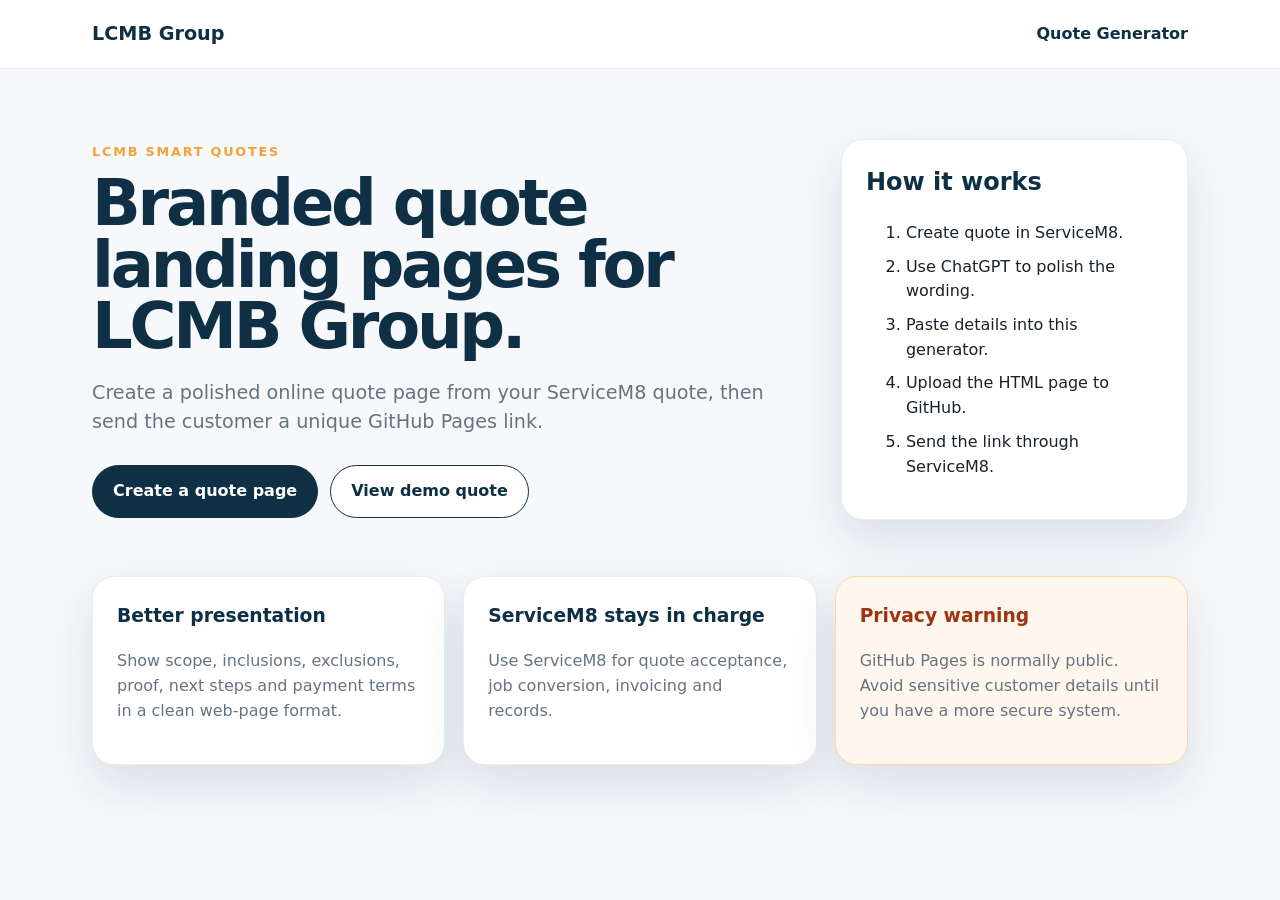
<file: index.html>
<!doctype html>
<html lang="en-AU">
<head>
  <meta charset="utf-8">
  <meta name="viewport" content="width=device-width, initial-scale=1">
  <meta name="robots" content="noindex,nofollow">
  <title>LCMB Group Quote Centre</title>
  <link rel="stylesheet" href="assets/site.css">
</head>
<body>
  <header class="topbar">
    <div class="wrap nav">
      <a class="brand" href="index.html">LCMB Group</a>
      <a class="navlink" href="quote-generator.html">Quote Generator</a>
    </div>
  </header>

  <main>
    <section class="hero wrap">
      <div>
        <p class="eyebrow">LCMB Smart Quotes</p>
        <h1>Branded quote landing pages for LCMB Group.</h1>
        <p class="lead">Create a polished online quote page from your ServiceM8 quote, then send the customer a unique GitHub Pages link.</p>
        <div class="actions">
          <a class="button" href="quote-generator.html">Create a quote page</a>
          <a class="button ghost" href="quotes/example-quote.html">View demo quote</a>
        </div>
      </div>
      <aside class="card callout">
        <h2>How it works</h2>
        <ol>
          <li>Create quote in ServiceM8.</li>
          <li>Use ChatGPT to polish the wording.</li>
          <li>Paste details into this generator.</li>
          <li>Upload the HTML page to GitHub.</li>
          <li>Send the link through ServiceM8.</li>
        </ol>
      </aside>
    </section>

    <section class="wrap grid three">
      <article class="card">
        <h3>Better presentation</h3>
        <p>Show scope, inclusions, exclusions, proof, next steps and payment terms in a clean web-page format.</p>
      </article>
      <article class="card">
        <h3>ServiceM8 stays in charge</h3>
        <p>Use ServiceM8 for quote acceptance, job conversion, invoicing and records.</p>
      </article>
      <article class="card warning">
        <h3>Privacy warning</h3>
        <p>GitHub Pages is normally public. Avoid sensitive customer details until you have a more secure system.</p>
      </article>
    </section>
  </main>
</body>
</html>
</file>
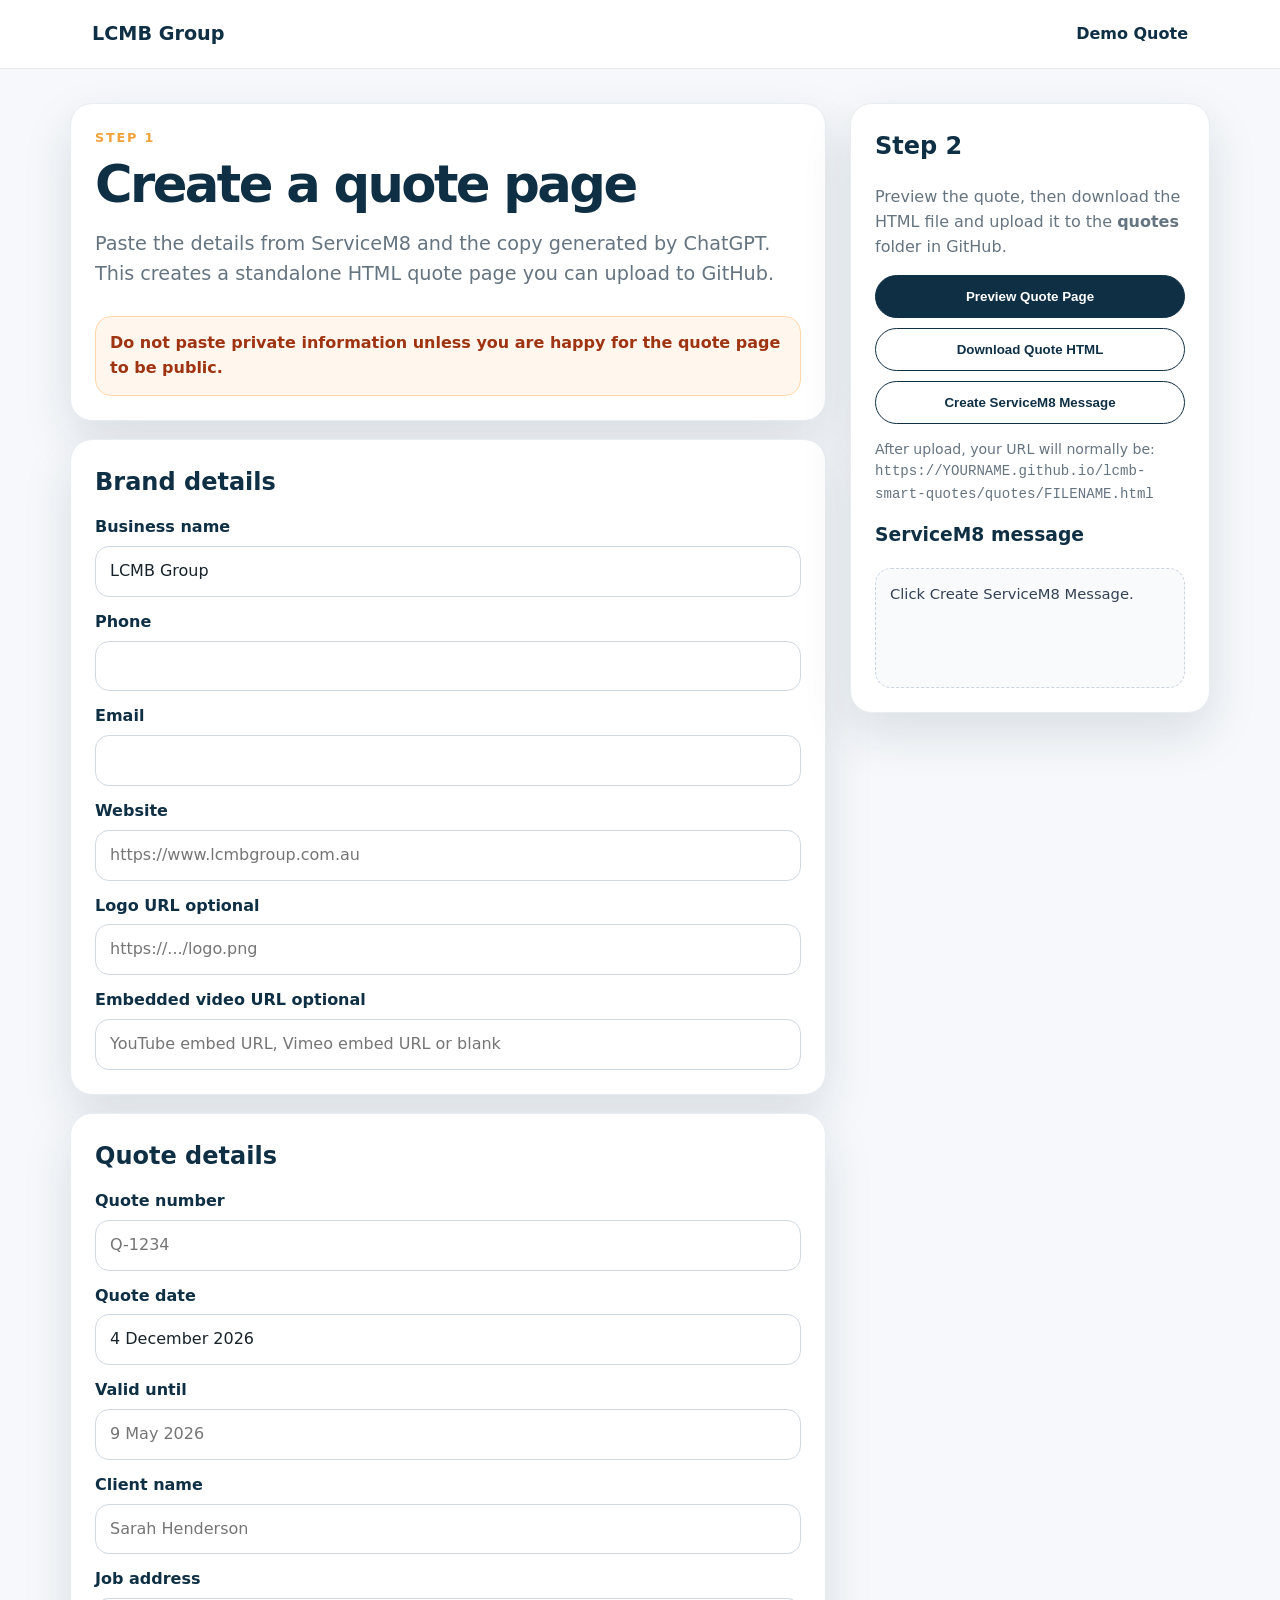
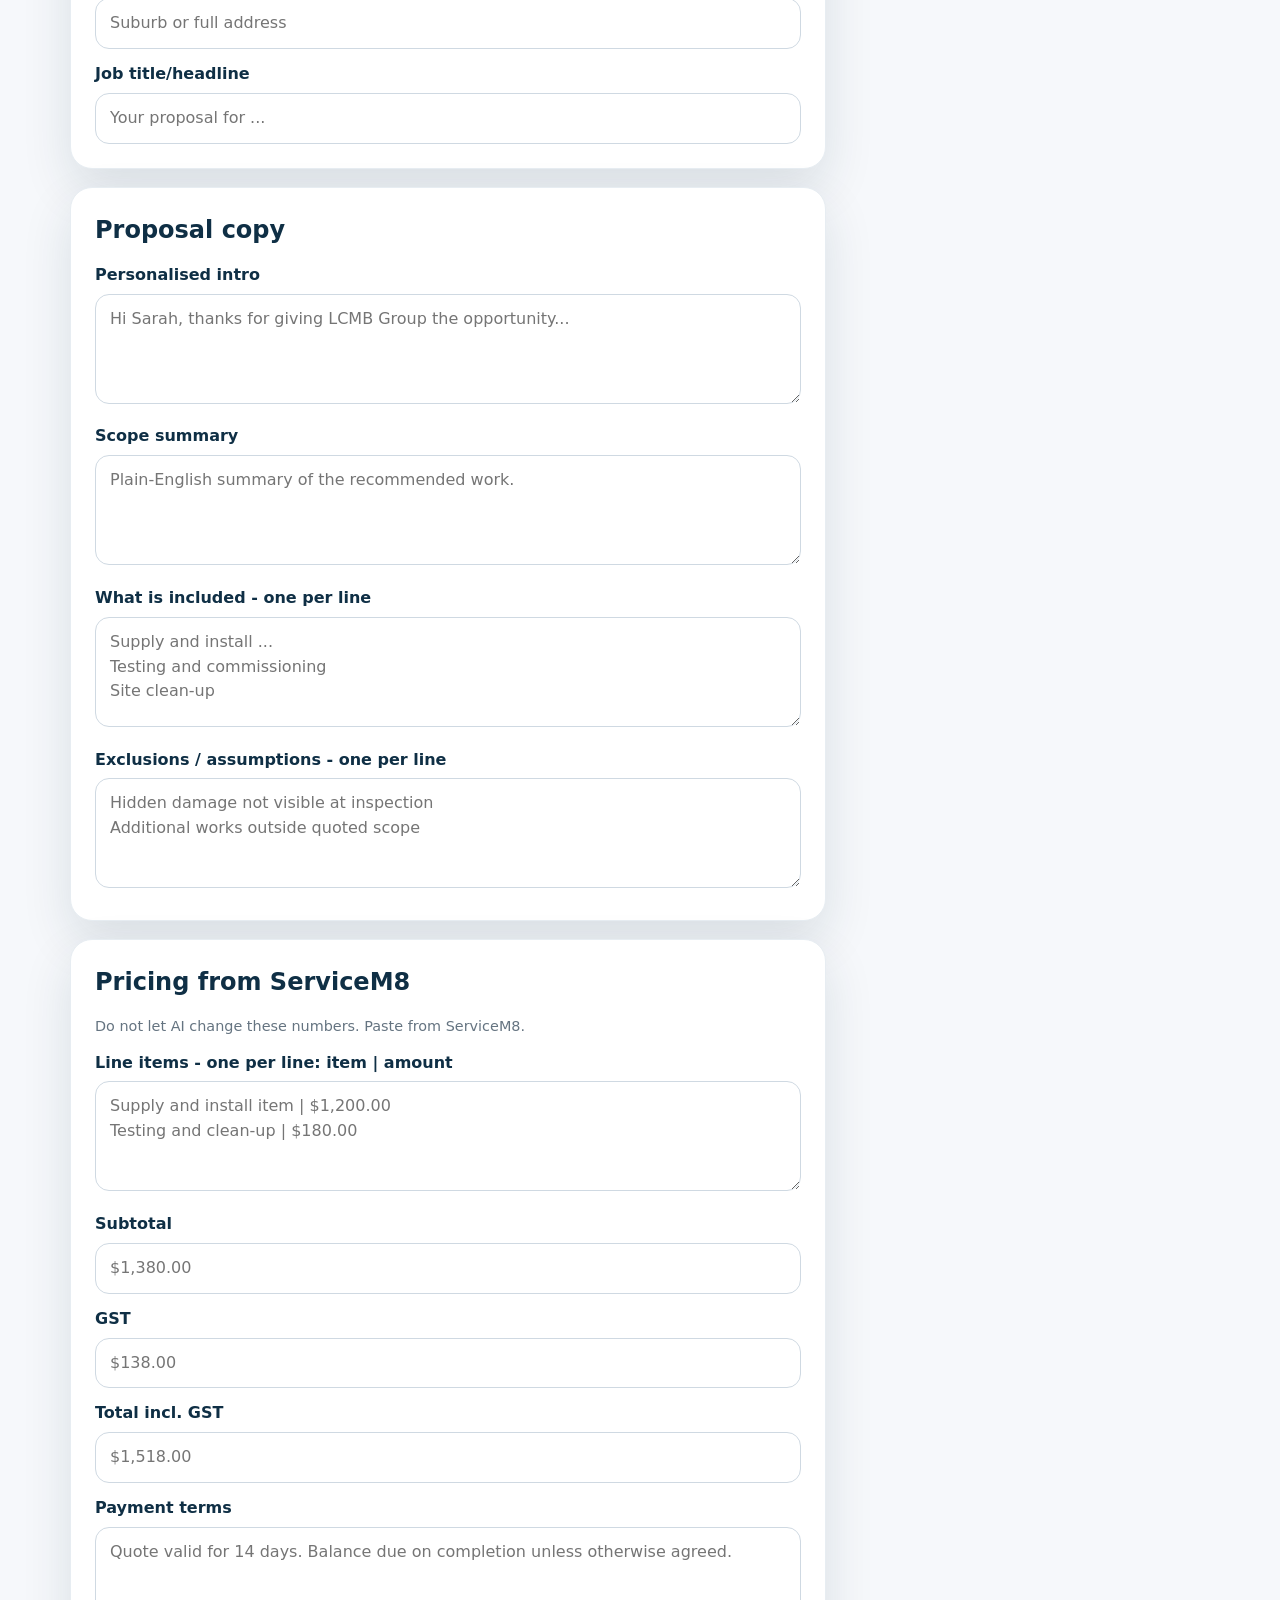
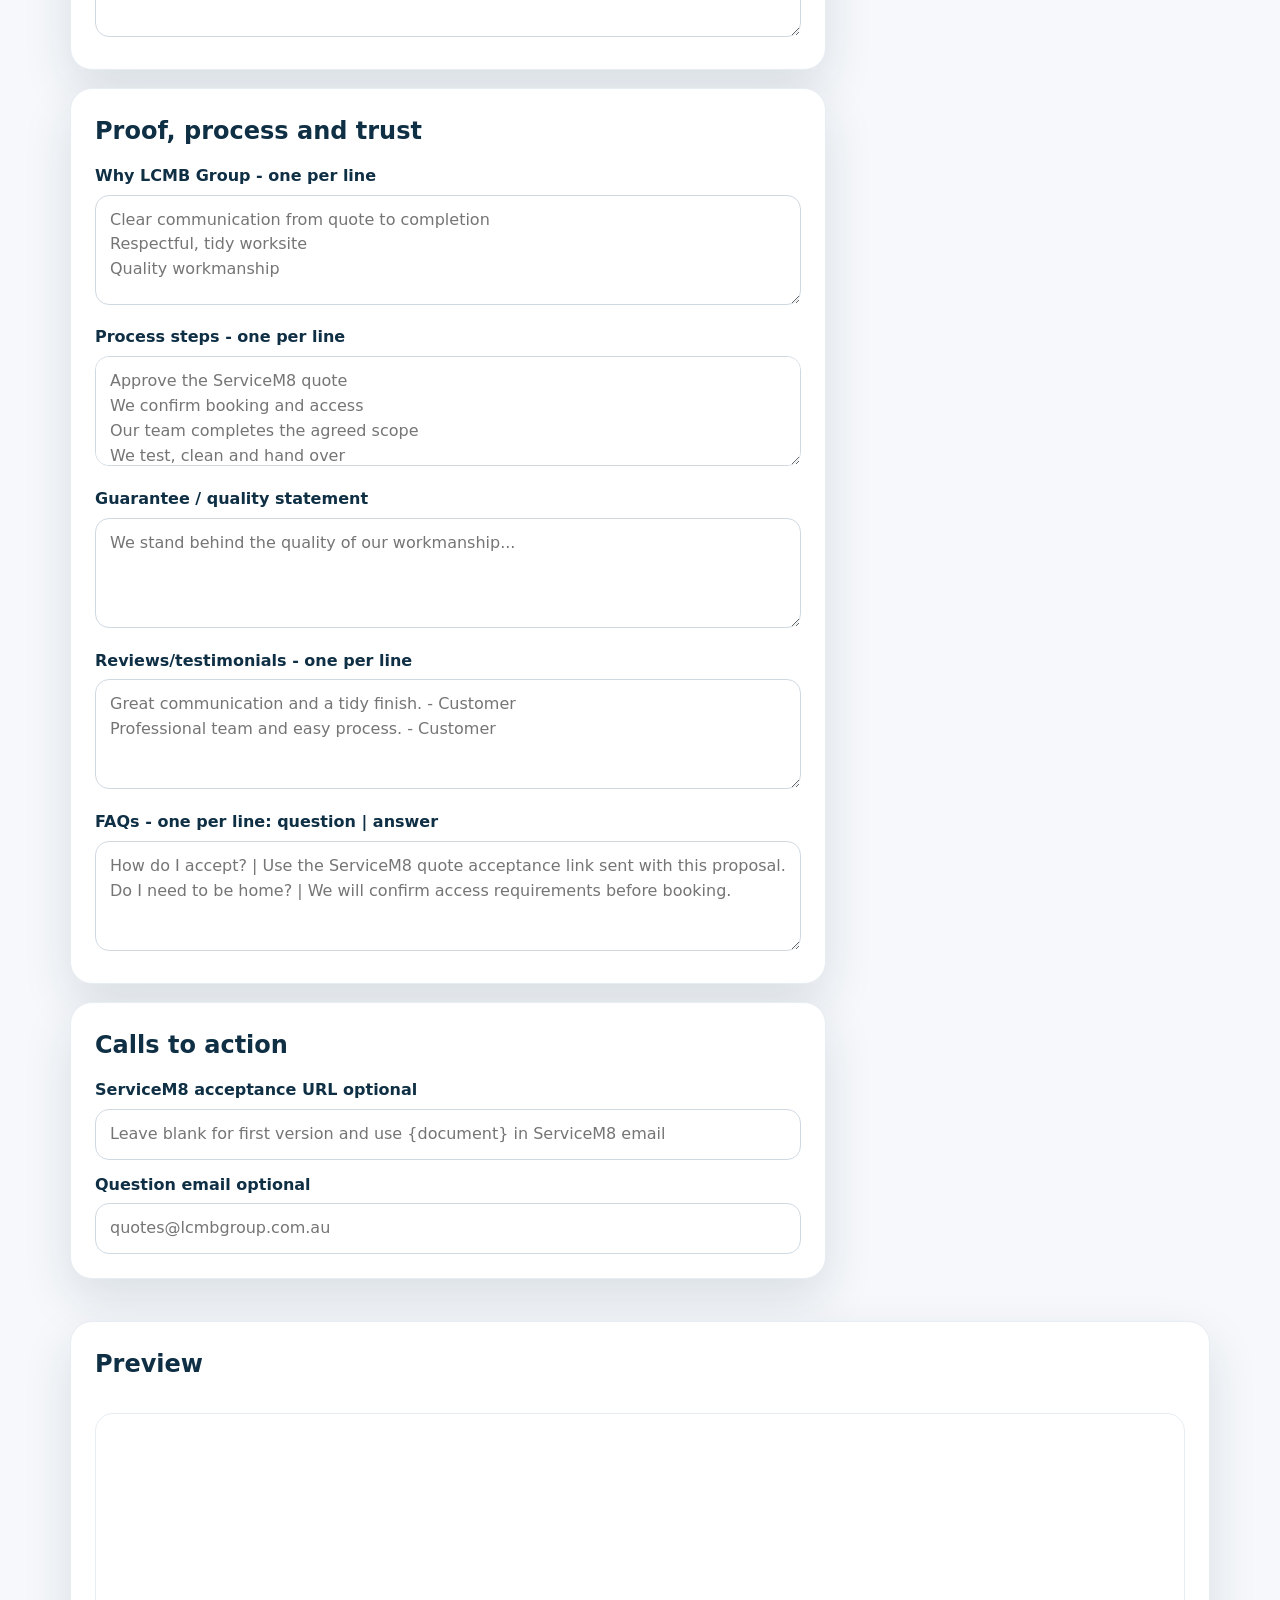
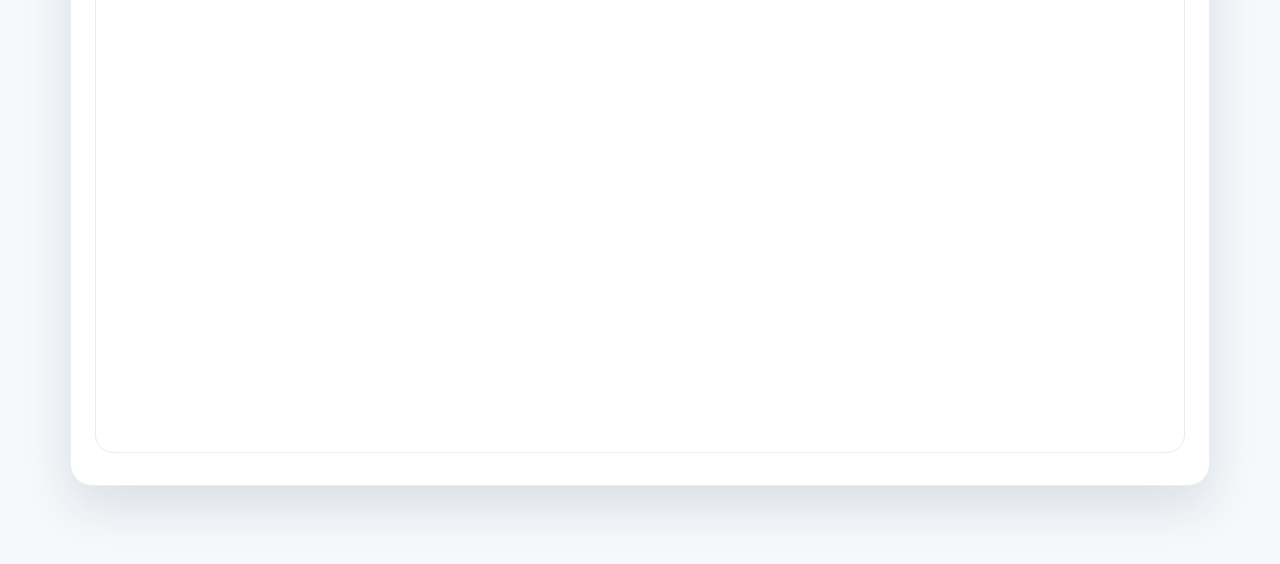
<file: quote-generator.html>
<!doctype html>
<html lang="en-AU">
<head>
  <meta charset="utf-8">
  <meta name="viewport" content="width=device-width, initial-scale=1">
  <meta name="robots" content="noindex,nofollow">
  <title>LCMB Quote Page Generator</title>
  <link rel="stylesheet" href="assets/site.css">
</head>
<body>
  <header class="topbar">
    <div class="wrap nav">
      <a class="brand" href="index.html">LCMB Group</a>
      <a class="navlink" href="quotes/example-quote.html">Demo Quote</a>
    </div>
  </header>

  <main class="wrap form-layout">
    <form id="quoteForm">
      <section class="form-section">
        <p class="eyebrow">Step 1</p>
        <h1 style="font-size:clamp(2rem,4vw,3.5rem)">Create a quote page</h1>
        <p class="lead">Paste the details from ServiceM8 and the copy generated by ChatGPT. This creates a standalone HTML quote page you can upload to GitHub.</p>
        <div class="danger-note">Do not paste private information unless you are happy for the quote page to be public.</div>
      </section>

      <section class="form-section">
        <h2>Brand details</h2>
        <label for="businessName">Business name</label>
        <input id="businessName" value="LCMB Group">
        <label for="phone">Phone</label>
        <input id="phone" value="">
        <label for="email">Email</label>
        <input id="email" value="">
        <label for="website">Website</label>
        <input id="website" placeholder="https://www.lcmbgroup.com.au">
        <label for="logoUrl">Logo URL optional</label>
        <input id="logoUrl" placeholder="https://.../logo.png">
        <label for="videoUrl">Embedded video URL optional</label>
        <input id="videoUrl" placeholder="YouTube embed URL, Vimeo embed URL or blank">
      </section>

      <section class="form-section">
        <h2>Quote details</h2>
        <label for="quoteNumber">Quote number</label>
        <input id="quoteNumber" placeholder="Q-1234" required>
        <label for="quoteDate">Quote date</label>
        <input id="quoteDate" placeholder="25 April 2026">
        <label for="validUntil">Valid until</label>
        <input id="validUntil" placeholder="9 May 2026">
        <label for="clientName">Client name</label>
        <input id="clientName" placeholder="Sarah Henderson" required>
        <label for="jobAddress">Job address</label>
        <input id="jobAddress" placeholder="Suburb or full address">
        <label for="jobTitle">Job title/headline</label>
        <input id="jobTitle" placeholder="Your proposal for ...">
      </section>

      <section class="form-section">
        <h2>Proposal copy</h2>
        <label for="intro">Personalised intro</label>
        <textarea id="intro" placeholder="Hi Sarah, thanks for giving LCMB Group the opportunity..."></textarea>
        <label for="summary">Scope summary</label>
        <textarea id="summary" placeholder="Plain-English summary of the recommended work."></textarea>
        <label for="included">What is included - one per line</label>
        <textarea id="included" placeholder="Supply and install ...&#10;Testing and commissioning&#10;Site clean-up"></textarea>
        <label for="excluded">Exclusions / assumptions - one per line</label>
        <textarea id="excluded" placeholder="Hidden damage not visible at inspection&#10;Additional works outside quoted scope"></textarea>
      </section>

      <section class="form-section">
        <h2>Pricing from ServiceM8</h2>
        <p class="hint">Do not let AI change these numbers. Paste from ServiceM8.</p>
        <label for="lineItems">Line items - one per line: item | amount</label>
        <textarea id="lineItems" placeholder="Supply and install item | $1,200.00&#10;Testing and clean-up | $180.00"></textarea>
        <label for="subtotal">Subtotal</label>
        <input id="subtotal" placeholder="$1,380.00">
        <label for="gst">GST</label>
        <input id="gst" placeholder="$138.00">
        <label for="total">Total incl. GST</label>
        <input id="total" placeholder="$1,518.00">
        <label for="paymentTerms">Payment terms</label>
        <textarea id="paymentTerms" placeholder="Quote valid for 14 days. Balance due on completion unless otherwise agreed."></textarea>
      </section>

      <section class="form-section">
        <h2>Proof, process and trust</h2>
        <label for="whyUs">Why LCMB Group - one per line</label>
        <textarea id="whyUs" placeholder="Clear communication from quote to completion&#10;Respectful, tidy worksite&#10;Quality workmanship"></textarea>
        <label for="process">Process steps - one per line</label>
        <textarea id="process" placeholder="Approve the ServiceM8 quote&#10;We confirm booking and access&#10;Our team completes the agreed scope&#10;We test, clean and hand over"></textarea>
        <label for="guarantee">Guarantee / quality statement</label>
        <textarea id="guarantee" placeholder="We stand behind the quality of our workmanship..."></textarea>
        <label for="reviews">Reviews/testimonials - one per line</label>
        <textarea id="reviews" placeholder="Great communication and a tidy finish. - Customer&#10;Professional team and easy process. - Customer"></textarea>
        <label for="faqs">FAQs - one per line: question | answer</label>
        <textarea id="faqs" placeholder="How do I accept? | Use the ServiceM8 quote acceptance link sent with this proposal.&#10;Do I need to be home? | We will confirm access requirements before booking."></textarea>
      </section>

      <section class="form-section">
        <h2>Calls to action</h2>
        <label for="acceptUrl">ServiceM8 acceptance URL optional</label>
        <input id="acceptUrl" placeholder="Leave blank for first version and use {document} in ServiceM8 email">
        <label for="questionEmail">Question email optional</label>
        <input id="questionEmail" placeholder="quotes@lcmbgroup.com.au">
      </section>
    </form>

    <aside class="sticky">
      <div class="card">
        <h2>Step 2</h2>
        <p>Preview the quote, then download the HTML file and upload it to the <strong>quotes</strong> folder in GitHub.</p>
        <div class="button-row">
          <button class="button full" type="button" id="previewBtn">Preview Quote Page</button>
          <button class="button secondary full" type="button" id="downloadBtn">Download Quote HTML</button>
          <button class="button secondary full" type="button" id="emailBtn">Create ServiceM8 Message</button>
        </div>
        <p class="small">After upload, your URL will normally be:<br><code>https://YOURNAME.github.io/lcmb-smart-quotes/quotes/FILENAME.html</code></p>
        <h3>ServiceM8 message</h3>
        <div id="emailOutput" class="output-box">Click Create ServiceM8 Message.</div>
      </div>
    </aside>

    <section class="form-section" style="grid-column:1 / -1">
      <h2>Preview</h2>
      <iframe id="previewFrame" class="preview-frame" title="Quote preview"></iframe>
    </section>
  </main>

  <script src="assets/generator.js"></script>
</body>
</html>
</file>
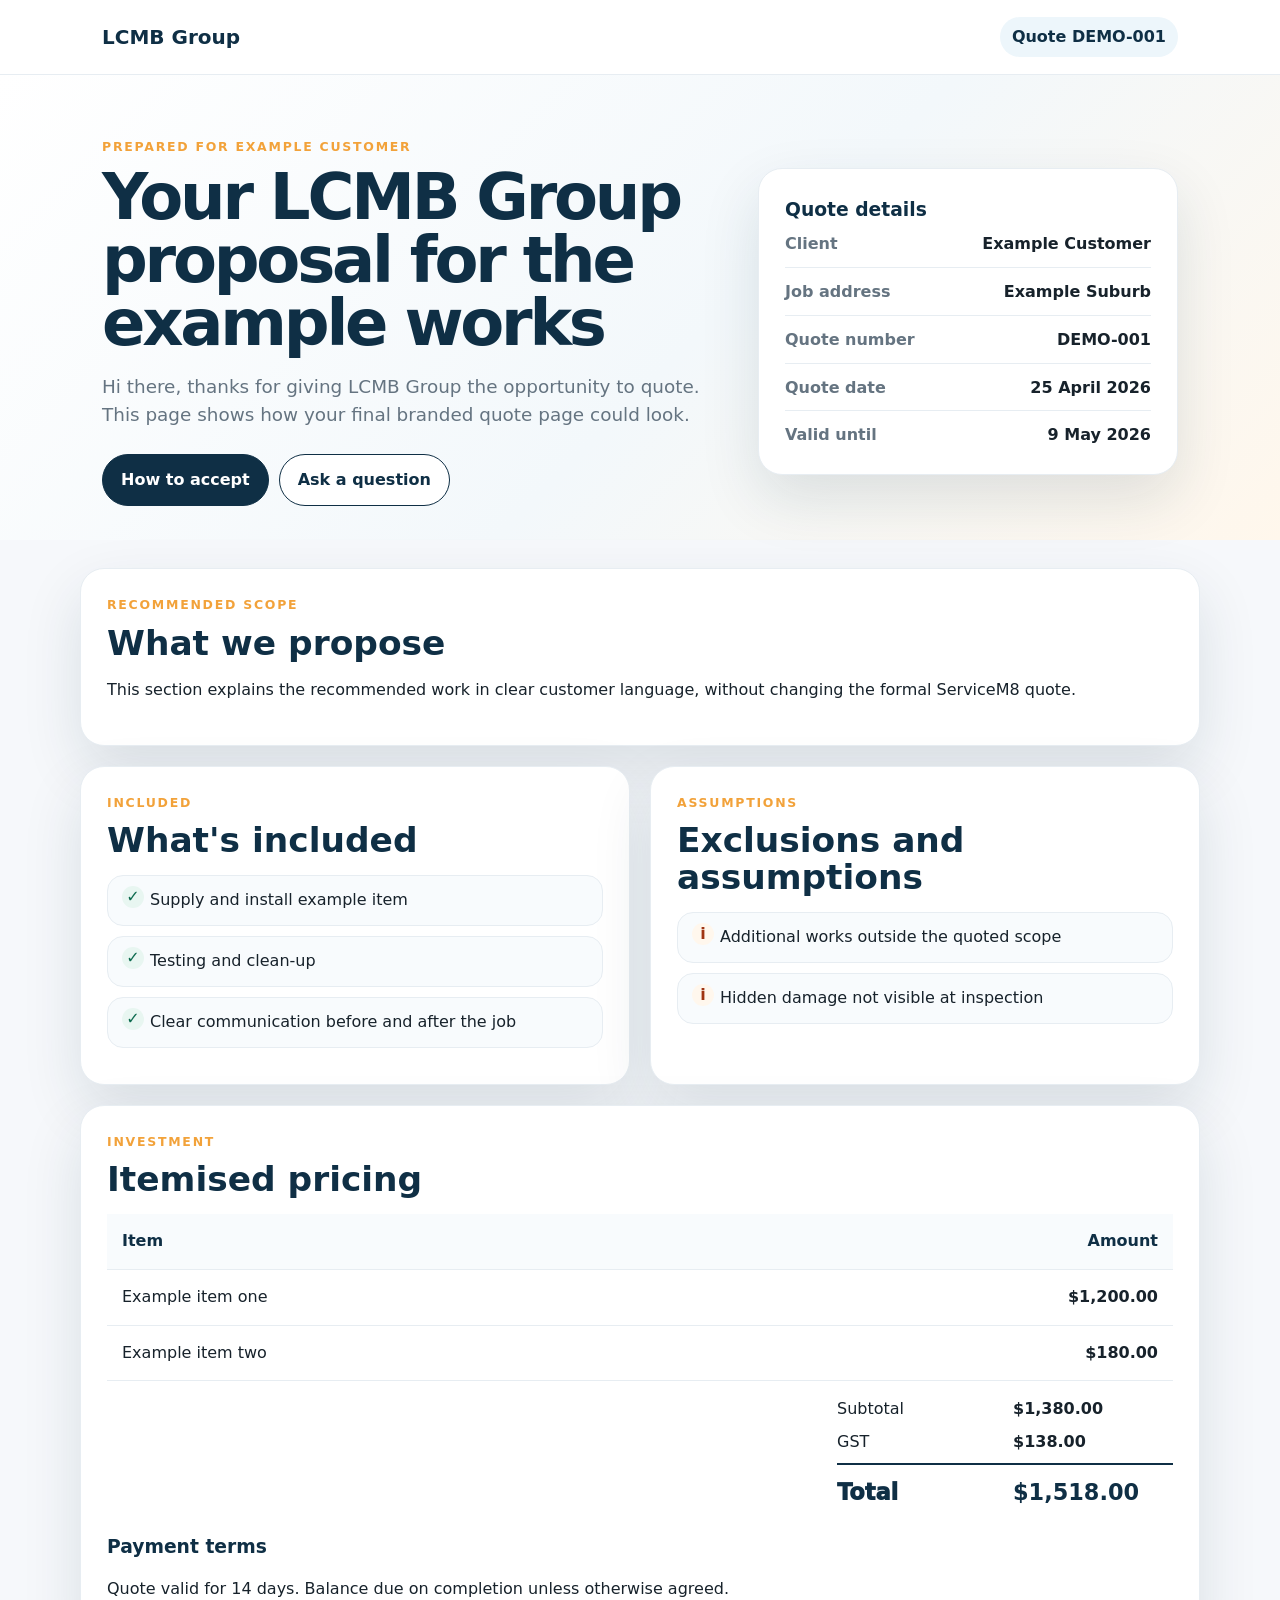
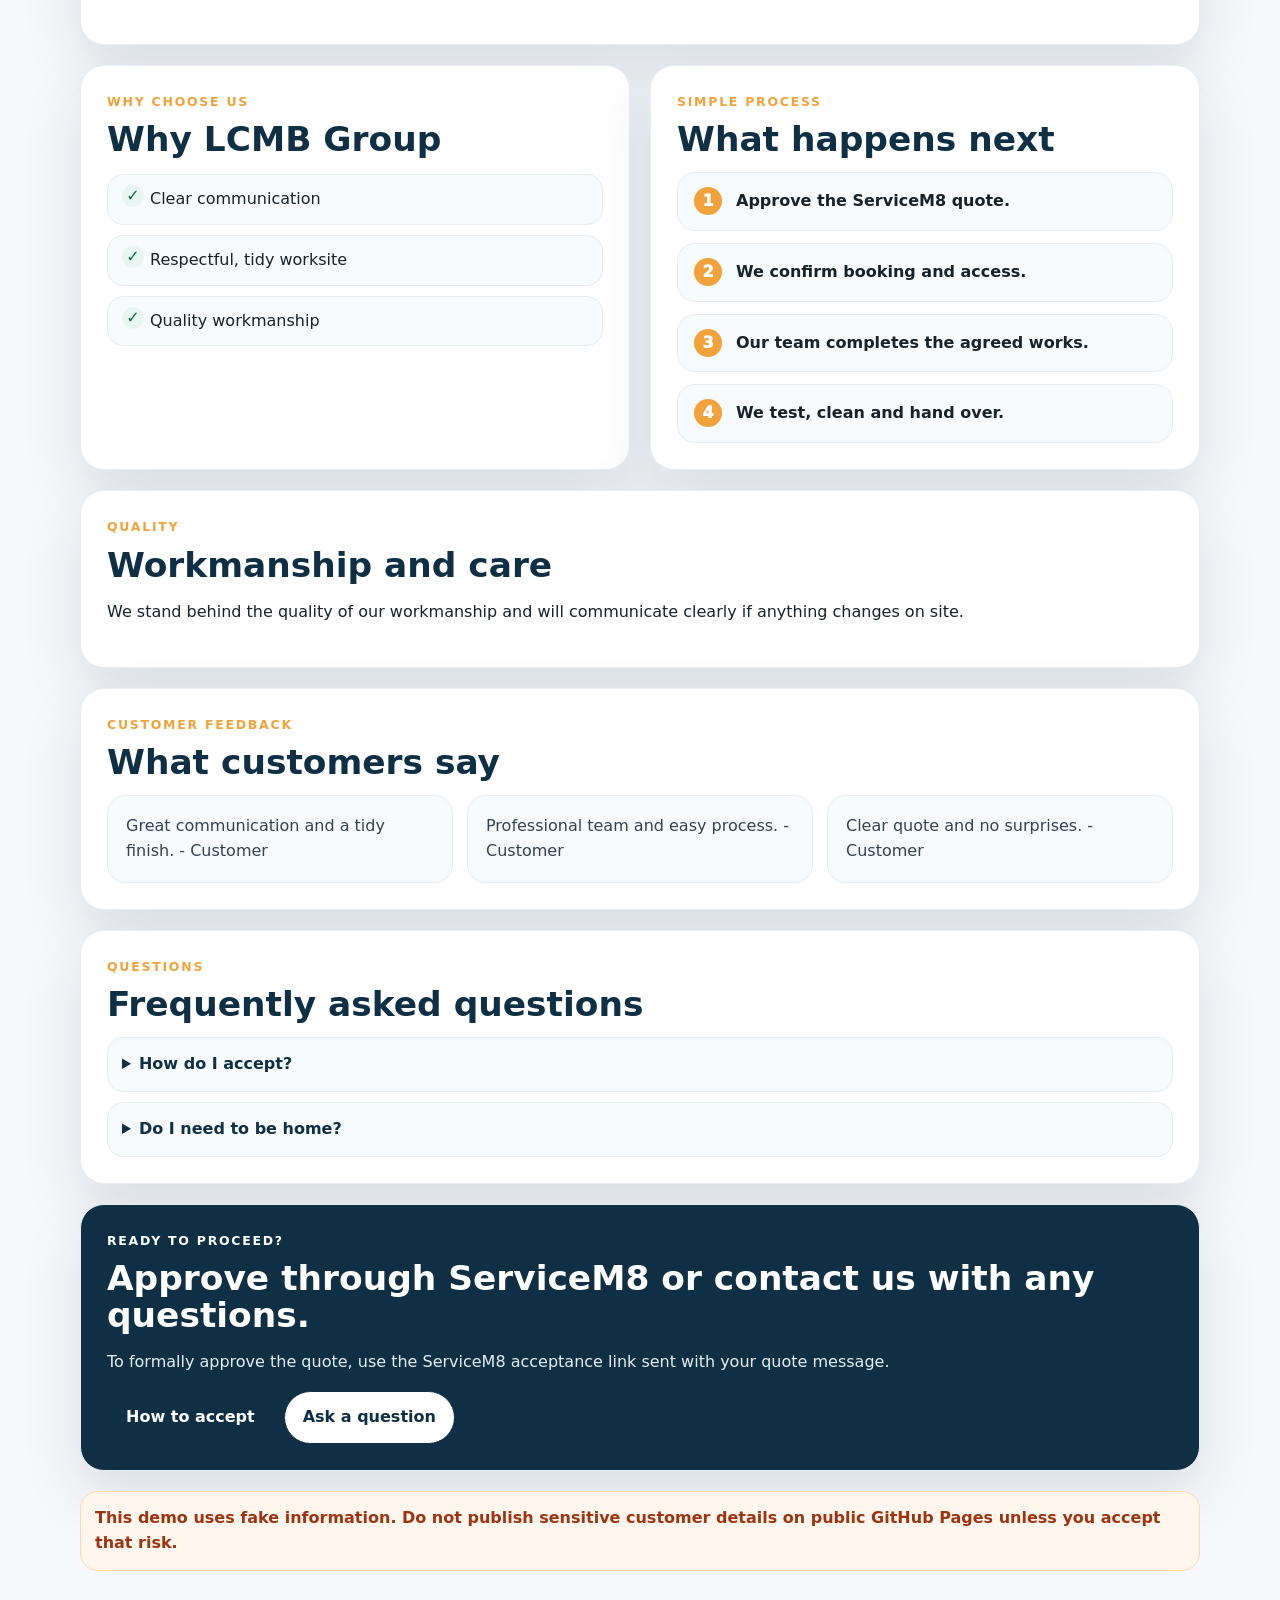
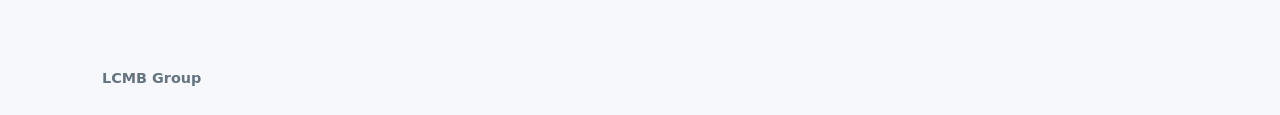
<file: quotes/example-quote.html>
<!doctype html>
<html lang="en-AU">
<head>
  <meta charset="utf-8">
  <meta name="viewport" content="width=device-width, initial-scale=1">
  <meta name="robots" content="noindex,nofollow">
  <title>LCMB Group Demo Quote</title>
  <style>
    :root{--brand:#0f2f45;--brand2:#164b69;--accent:#f2a23a;--ink:#17222b;--muted:#657481;--line:#e7edf2;--bg:#f6f8fb;--card:#fff;--ok:#0d6b4f;--shadow:0 24px 60px rgba(15,47,69,.12);--radius:24px}*{box-sizing:border-box}body{margin:0;background:var(--bg);color:var(--ink);font-family:Inter,system-ui,-apple-system,BlinkMacSystemFont,"Segoe UI",sans-serif;line-height:1.55}.wrap{max-width:1120px;margin:0 auto;padding:0 22px}.top{background:#fff;border-bottom:1px solid var(--line)}.nav{min-height:74px;display:flex;align-items:center;justify-content:space-between}.logo-text{font-weight:900;color:var(--brand);font-size:1.25rem}.quote-pill{background:#edf6fb;color:var(--brand);padding:8px 12px;border-radius:999px;font-weight:800}.hero{padding:62px 0 34px;background:linear-gradient(135deg,#fff 0%,#f3f8fb 55%,#fff7ec 100%)}.hero-grid{display:grid;grid-template-columns:1.2fr .8fr;gap:26px;align-items:center}.kicker{text-transform:uppercase;letter-spacing:.14em;font-size:.78rem;color:var(--accent);font-weight:900;margin:0 0 10px}h1{font-size:clamp(2.1rem,5vw,4.8rem);line-height:.98;margin:0 0 18px;color:var(--brand);letter-spacing:-.05em}h2{font-size:clamp(1.5rem,3vw,2.15rem);line-height:1.08;color:var(--brand);margin:0 0 12px}h3{color:var(--brand);margin:0 0 8px}.lead{font-size:1.15rem;color:var(--muted);margin:0 0 24px}.btns{display:flex;gap:10px;flex-wrap:wrap}.btn{display:inline-flex;align-items:center;justify-content:center;border:1px solid var(--brand);border-radius:999px;padding:13px 18px;font-weight:850;text-decoration:none;color:var(--brand);background:#fff}.btn.primary{background:var(--brand);color:#fff}.detail-card,.section{background:var(--card);border:1px solid var(--line);border-radius:var(--radius);box-shadow:var(--shadow);padding:26px}.detail-list{display:grid;gap:12px}.detail-list div{display:flex;justify-content:space-between;gap:18px;border-bottom:1px solid var(--line);padding-bottom:10px}.detail-list div:last-child{border-bottom:0;padding-bottom:0}.label{color:var(--muted);font-weight:700}.value{font-weight:850;text-align:right}.sections{padding:28px 0 70px;display:grid;gap:20px}.two-col{display:grid;grid-template-columns:1fr 1fr;gap:20px}.checklist{list-style:none;margin:16px 0 0;padding:0}.checklist li{position:relative;padding:12px 12px 12px 42px;background:#f8fbfd;border:1px solid var(--line);border-radius:16px;margin:10px 0}.checklist li:before{content:"✓";position:absolute;left:14px;top:10px;width:22px;height:22px;border-radius:50%;background:#e8f6f1;color:var(--ok);font-weight:900;text-align:center;line-height:22px}.excluded li:before{content:"i";background:#fff7ed;color:#9f3412}.price-table{width:100%;border-collapse:collapse;margin-top:16px}.price-table th,.price-table td{padding:15px;border-bottom:1px solid var(--line);text-align:left}.price-table th{background:#f8fbfd;color:var(--brand)}.price-table td:last-child,.price-table th:last-child{text-align:right;font-weight:850}.totals{margin-top:16px;display:grid;justify-content:end;gap:8px}.totals div{display:grid;grid-template-columns:160px 160px;gap:16px}.grand{font-size:1.4rem;color:var(--brand);font-weight:950;border-top:2px solid var(--brand);padding-top:10px}.review-grid{display:grid;grid-template-columns:repeat(3,1fr);gap:14px;margin-top:14px}blockquote{margin:0;background:#f8fbfd;border:1px solid var(--line);border-radius:18px;padding:18px;color:#334155}.process{counter-reset:step;list-style:none;padding:0;margin:14px 0 0;display:grid;gap:12px}.process li{counter-increment:step;background:#f8fbfd;border:1px solid var(--line);border-radius:18px;padding:16px 16px 16px 58px;position:relative;font-weight:750}.process li:before{content:counter(step);position:absolute;left:16px;top:14px;width:28px;height:28px;border-radius:50%;background:var(--accent);color:#fff;font-weight:950;text-align:center;line-height:28px}.faq-list{display:grid;gap:10px;margin-top:14px}details{background:#f8fbfd;border:1px solid var(--line);border-radius:16px;padding:14px}summary{cursor:pointer;font-weight:850;color:var(--brand)}.final{background:var(--brand);color:#fff}.final h2,.final .kicker{color:#fff}.final p{color:#e6eef3}.notice{background:#fff7ed;border:1px solid #fed7aa;color:#9f3412;border-radius:18px;padding:14px;font-weight:750}.footer{padding:26px 0;color:var(--muted);font-size:.9rem}@media(max-width:850px){.hero-grid,.two-col{grid-template-columns:1fr}.review-grid{grid-template-columns:1fr}.detail-list div{display:block}.value{text-align:left}.totals{justify-content:stretch}.totals div{grid-template-columns:1fr 1fr}h1{letter-spacing:-.035em}}
  </style>
</head>
<body>
  <header class="top"><div class="wrap nav"><div class="logo-text">LCMB Group</div><div class="quote-pill">Quote DEMO-001</div></div></header>
  <section class="hero"><div class="wrap hero-grid"><div><p class="kicker">Prepared for Example Customer</p><h1>Your LCMB Group proposal for the example works</h1><p class="lead">Hi there, thanks for giving LCMB Group the opportunity to quote. This page shows how your final branded quote page could look.</p><div class="btns"><a class="btn primary" href="#next-steps">How to accept</a><a class="btn" href="mailto:quotes@lcmbgroup.com.au">Ask a question</a></div></div><aside class="detail-card"><h3>Quote details</h3><div class="detail-list"><div><span class="label">Client</span><span class="value">Example Customer</span></div><div><span class="label">Job address</span><span class="value">Example Suburb</span></div><div><span class="label">Quote number</span><span class="value">DEMO-001</span></div><div><span class="label">Quote date</span><span class="value">25 April 2026</span></div><div><span class="label">Valid until</span><span class="value">9 May 2026</span></div></div></aside></div></section>
  <main class="wrap sections"><section class="section"><p class="kicker">Recommended scope</p><h2>What we propose</h2><p>This section explains the recommended work in clear customer language, without changing the formal ServiceM8 quote.</p></section><section class="two-col"><div class="section"><p class="kicker">Included</p><h2>What's included</h2><ul class="checklist"><li>Supply and install example item</li><li>Testing and clean-up</li><li>Clear communication before and after the job</li></ul></div><div class="section"><p class="kicker">Assumptions</p><h2>Exclusions and assumptions</h2><ul class="checklist excluded"><li>Additional works outside the quoted scope</li><li>Hidden damage not visible at inspection</li></ul></div></section><section class="section"><p class="kicker">Investment</p><h2>Itemised pricing</h2><table class="price-table"><thead><tr><th>Item</th><th>Amount</th></tr></thead><tbody><tr><td>Example item one</td><td>$1,200.00</td></tr><tr><td>Example item two</td><td>$180.00</td></tr></tbody></table><div class="totals"><div><span>Subtotal</span><strong>$1,380.00</strong></div><div><span>GST</span><strong>$138.00</strong></div><div class="grand"><span>Total</span><strong>$1,518.00</strong></div></div><h3 style="margin-top:22px">Payment terms</h3><p>Quote valid for 14 days. Balance due on completion unless otherwise agreed.</p></section><section class="two-col"><div class="section"><p class="kicker">Why choose us</p><h2>Why LCMB Group</h2><ul class="checklist"><li>Clear communication</li><li>Respectful, tidy worksite</li><li>Quality workmanship</li></ul></div><div class="section" id="next-steps"><p class="kicker">Simple process</p><h2>What happens next</h2><ol class="process"><li>Approve the ServiceM8 quote.</li><li>We confirm booking and access.</li><li>Our team completes the agreed works.</li><li>We test, clean and hand over.</li></ol></div></section><section class="section"><p class="kicker">Quality</p><h2>Workmanship and care</h2><p>We stand behind the quality of our workmanship and will communicate clearly if anything changes on site.</p></section><section class="section"><p class="kicker">Customer feedback</p><h2>What customers say</h2><div class="review-grid"><blockquote>Great communication and a tidy finish. - Customer</blockquote><blockquote>Professional team and easy process. - Customer</blockquote><blockquote>Clear quote and no surprises. - Customer</blockquote></div></section><section class="section"><p class="kicker">Questions</p><h2>Frequently asked questions</h2><div class="faq-list"><details><summary>How do I accept?</summary><p>Use the ServiceM8 quote acceptance link sent with this proposal.</p></details><details><summary>Do I need to be home?</summary><p>We will confirm access before booking the works.</p></details></div></section><section class="section final"><p class="kicker">Ready to proceed?</p><h2>Approve through ServiceM8 or contact us with any questions.</h2><p>To formally approve the quote, use the ServiceM8 acceptance link sent with your quote message.</p><div class="btns"><a class="btn primary" href="#next-steps">How to accept</a><a class="btn" href="mailto:quotes@lcmbgroup.com.au">Ask a question</a></div></section><div class="notice">This demo uses fake information. Do not publish sensitive customer details on public GitHub Pages unless you accept that risk.</div></main><footer class="footer"><div class="wrap"><strong>LCMB Group</strong></div></footer>
</body>
</html>
</file>
<file: assets/site.css>
:root{
  --brand:#0f2f45;
  --brand-2:#164b69;
  --accent:#f2a23a;
  --ink:#17222b;
  --muted:#657481;
  --line:#e7edf2;
  --bg:#f6f8fb;
  --card:#ffffff;
  --ok:#0d6b4f;
  --danger:#9f3412;
  --radius:22px;
  --shadow:0 20px 50px rgba(15,47,69,.12);
}
*{box-sizing:border-box}
body{margin:0;background:var(--bg);color:var(--ink);font-family:Inter,system-ui,-apple-system,BlinkMacSystemFont,"Segoe UI",sans-serif;line-height:1.55}
a{color:inherit}
.wrap{max-width:1140px;margin:0 auto;padding:0 22px}
.topbar{background:rgba(255,255,255,.92);border-bottom:1px solid var(--line);position:sticky;top:0;z-index:20;backdrop-filter:blur(12px)}
.nav{min-height:68px;display:flex;align-items:center;justify-content:space-between;gap:18px}
.brand{font-weight:850;text-decoration:none;font-size:1.2rem;color:var(--brand)}
.navlink{font-weight:700;text-decoration:none;color:var(--brand)}
.hero{display:grid;grid-template-columns:1.35fr .65fr;gap:28px;align-items:center;padding-top:70px;padding-bottom:56px}
.eyebrow{letter-spacing:.14em;text-transform:uppercase;font-size:.8rem;font-weight:800;color:var(--accent);margin:0 0 12px}
h1{font-size:clamp(2.2rem,5vw,5rem);line-height:.96;margin:0 0 20px;color:var(--brand);letter-spacing:-.05em}
.lead{font-size:1.2rem;color:var(--muted);max-width:700px;margin:0 0 28px}
.actions{display:flex;gap:12px;flex-wrap:wrap}.button{display:inline-flex;align-items:center;justify-content:center;border-radius:999px;padding:13px 20px;background:var(--brand);color:#fff;text-decoration:none;font-weight:800;border:1px solid var(--brand)}.button.ghost{background:#fff;color:var(--brand)}
.card{background:var(--card);border:1px solid var(--line);border-radius:var(--radius);box-shadow:var(--shadow);padding:24px}.card h2,.card h3{margin-top:0;color:var(--brand)}.card p{color:var(--muted)}.callout li{margin:.55rem 0}.warning{border-color:#fed7aa;background:#fff7ed}.warning h3{color:var(--danger)}
.grid{display:grid;gap:18px;margin-bottom:56px}.three{grid-template-columns:repeat(3,1fr)}
.form-layout{display:grid;grid-template-columns:1fr 360px;gap:24px;align-items:start;padding:34px 0 60px}.form-section{background:#fff;border:1px solid var(--line);border-radius:var(--radius);box-shadow:var(--shadow);padding:24px;margin-bottom:18px}.form-section h2{margin:0 0 14px;color:var(--brand)}
label{display:block;font-weight:800;color:var(--brand);margin:13px 0 6px}input,textarea,select{width:100%;border:1px solid #cfd9e2;border-radius:14px;padding:12px 14px;font:inherit;background:#fff;color:var(--ink)}textarea{min-height:110px;resize:vertical}.hint{font-size:.9rem;color:var(--muted);margin:.3rem 0}.small{font-size:.88rem;color:var(--muted)}.sticky{position:sticky;top:88px}.button-row{display:flex;gap:10px;flex-wrap:wrap;margin-top:14px}.button.secondary{background:#fff;color:var(--brand)}.button.full{width:100%}.danger-note{background:#fff7ed;border:1px solid #fed7aa;border-radius:16px;padding:14px;color:#9f3412;font-weight:700}.output-box{background:#f8fafc;border:1px dashed #cbd5e1;border-radius:16px;padding:14px;white-space:pre-wrap;min-height:120px;font-size:.92rem;color:#334155}
.preview-frame{width:100%;height:640px;border:1px solid var(--line);border-radius:18px;background:#fff;margin-top:16px}
@media(max-width:900px){.hero,.form-layout{grid-template-columns:1fr}.three{grid-template-columns:1fr}.sticky{position:static}h1{letter-spacing:-.035em}}
</file>
